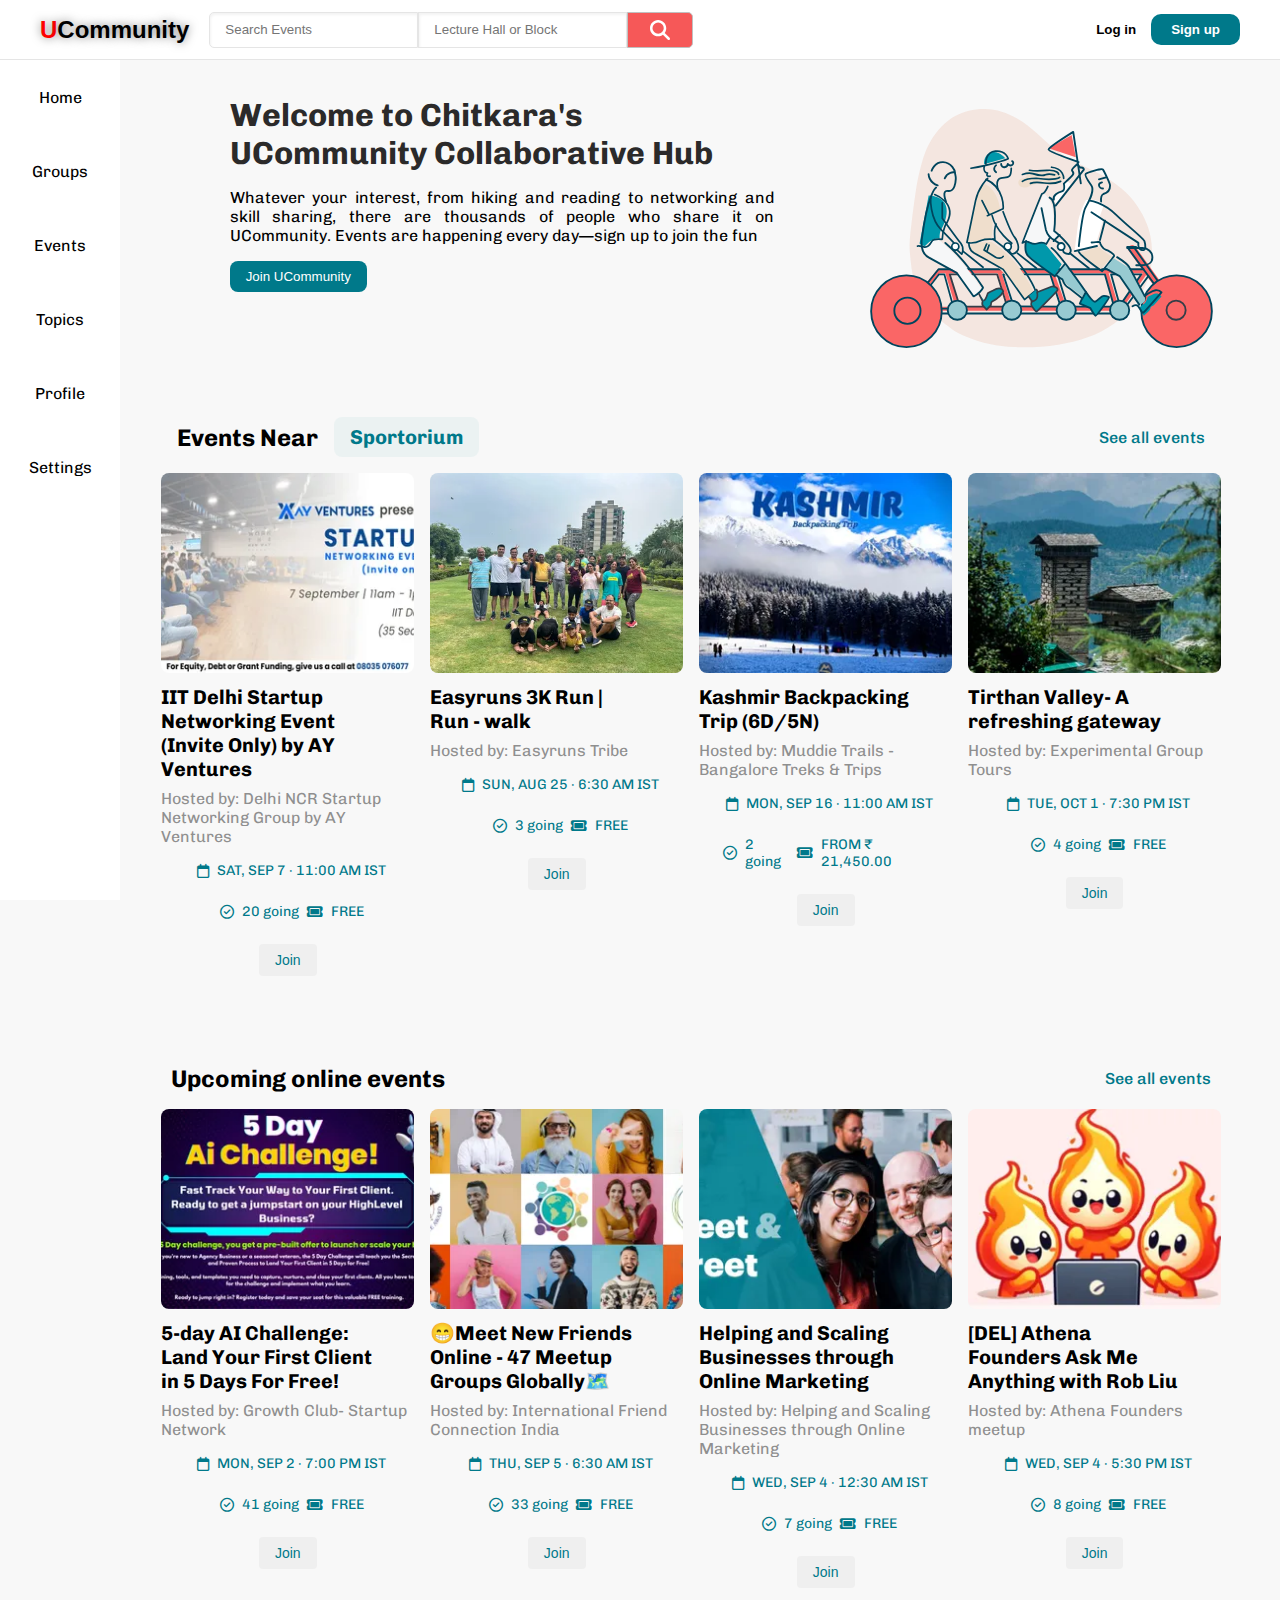
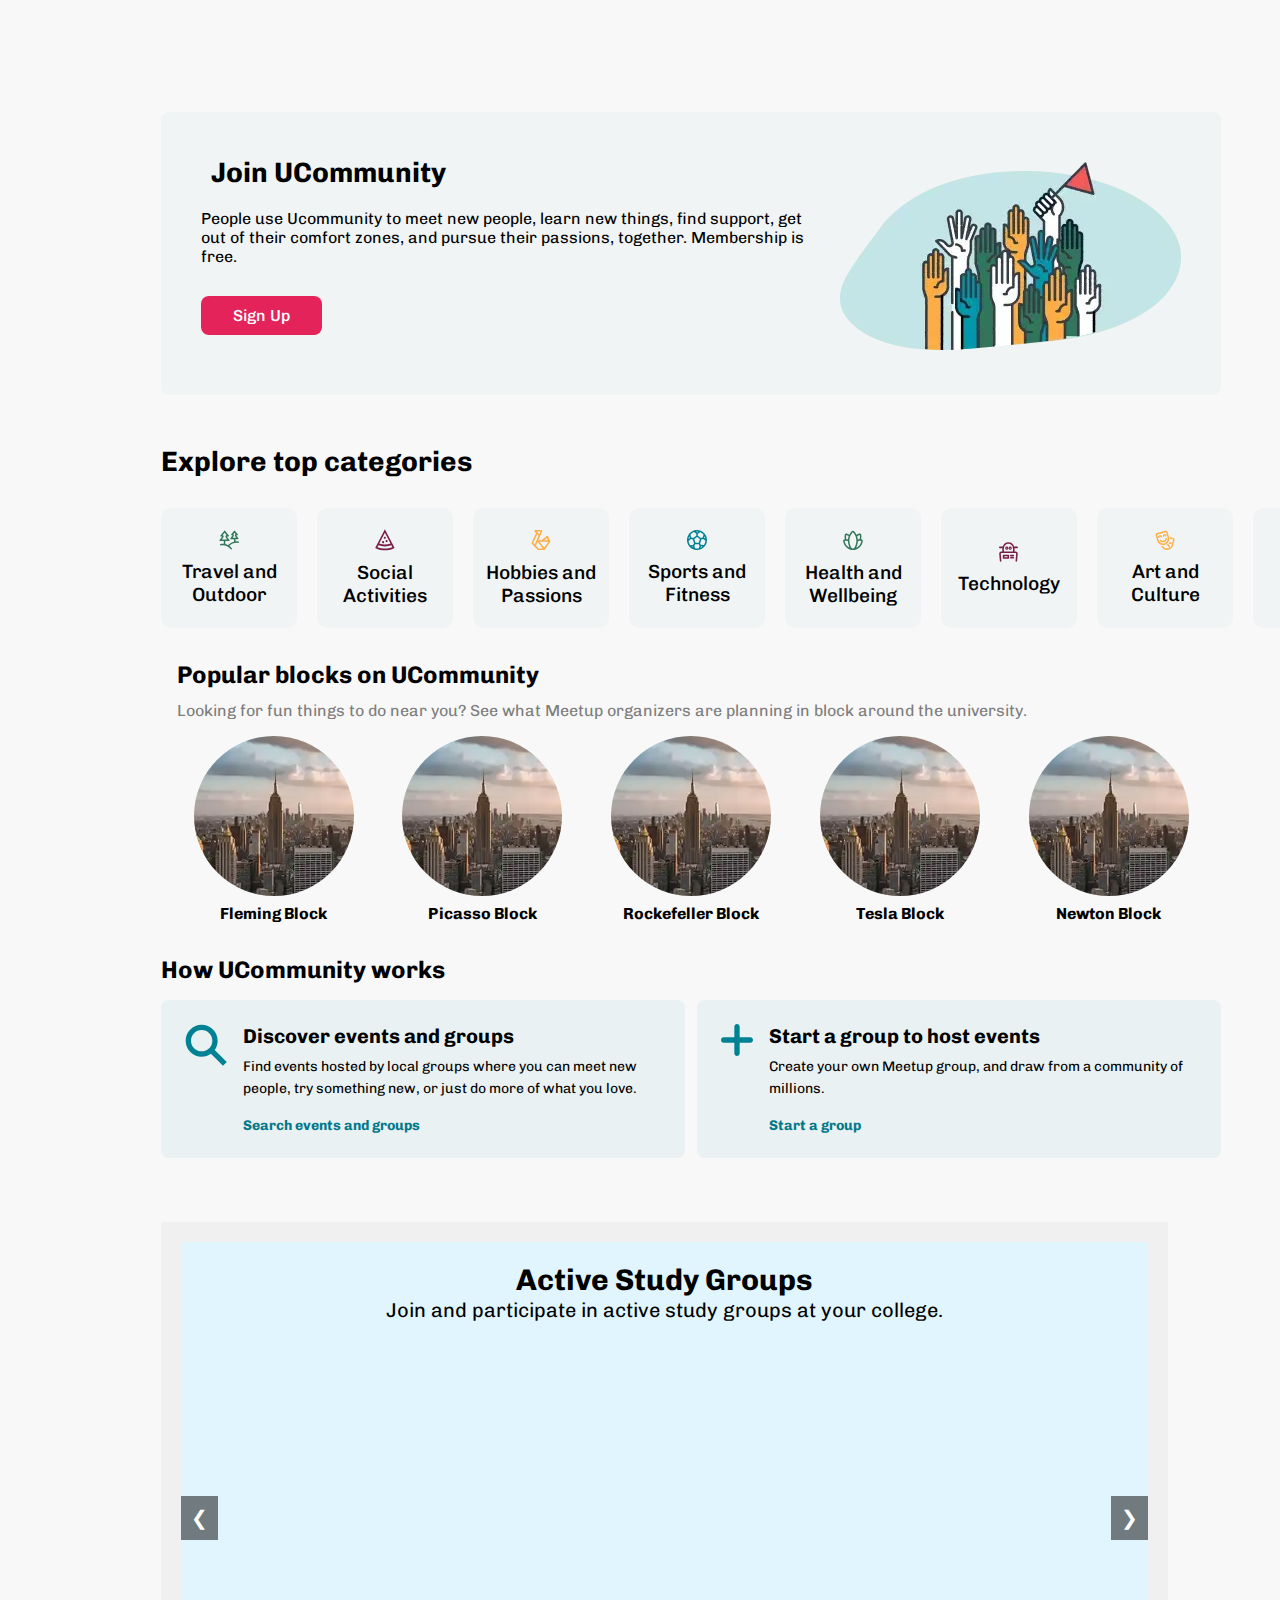
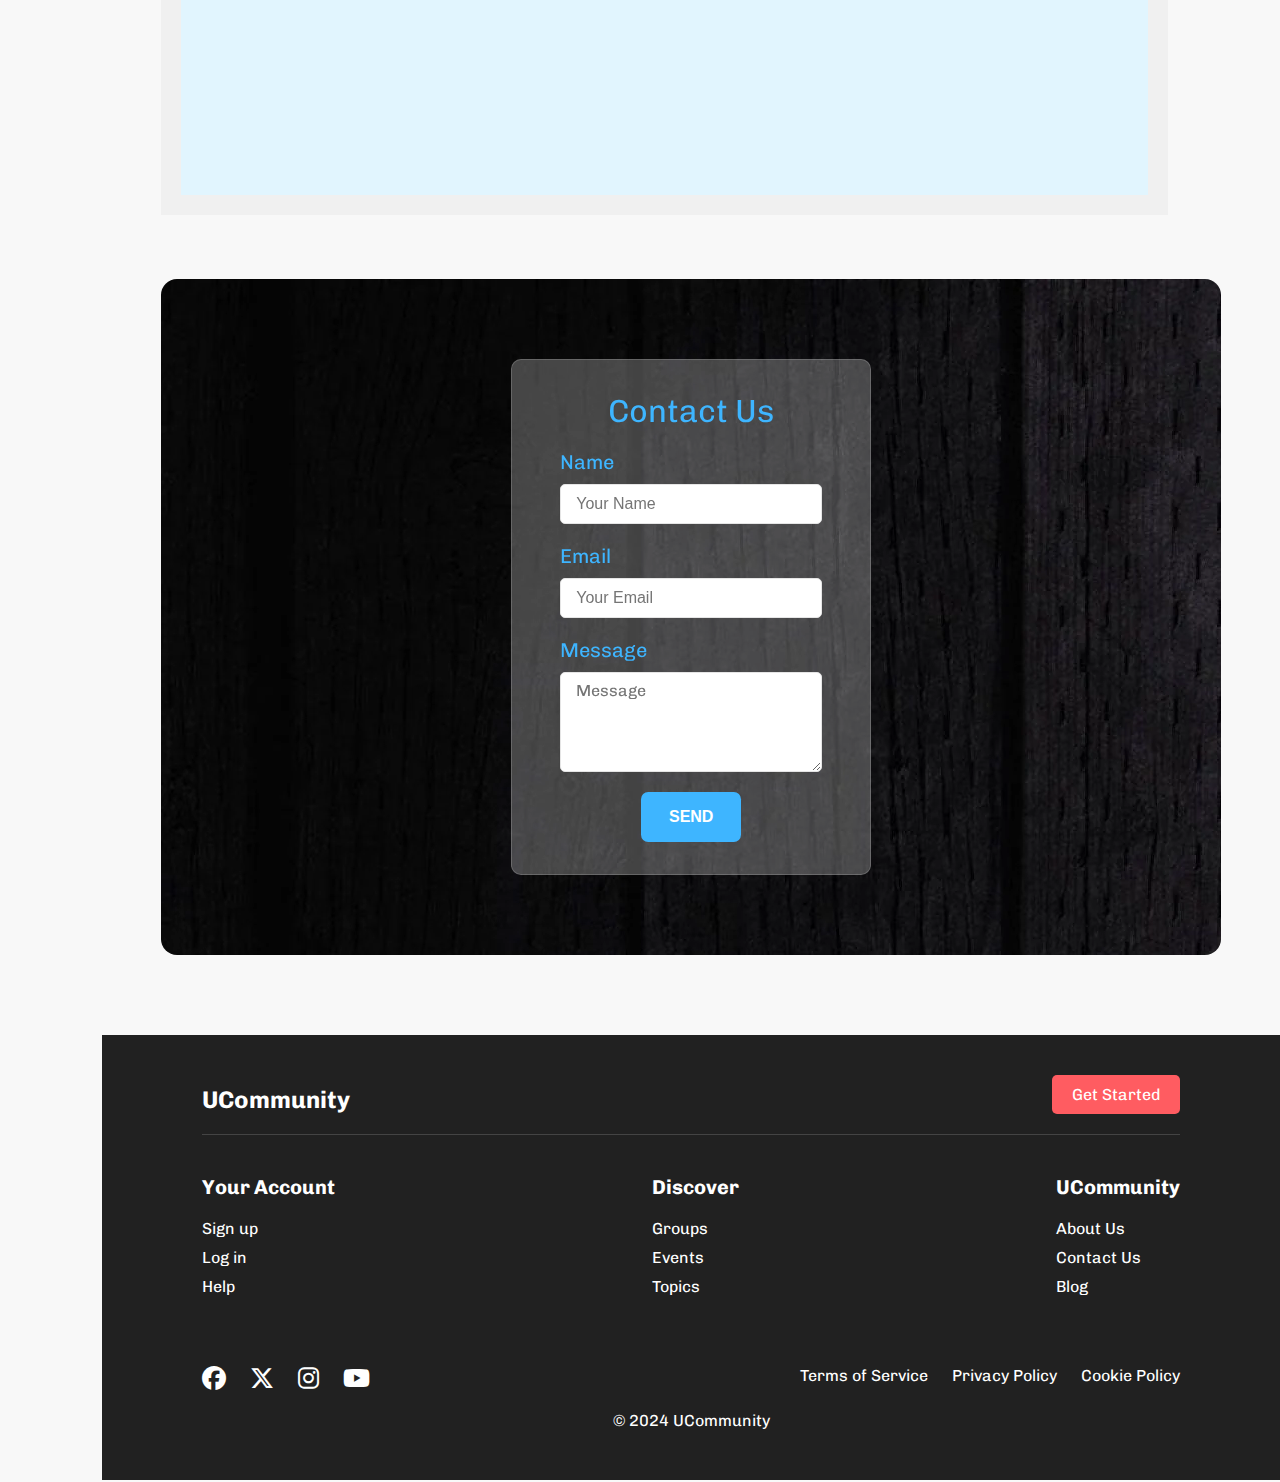
<file: index.html>
<!Doctype html>
<html>
<head>
  <meta charset="UTF-8">
  <meta name="viewport" content="width=device-width, initial-scale=1.0">
  <link rel="preconnect" href="https://fonts.googleapis.com">
  <link rel="preconnect" href="https://fonts.gstatic.com" crossorigin>
  <link href="https://fonts.googleapis.com/css2?family=Chivo:ital,wght@0,100..900;1,100..900&display=swap" rel="stylesheet">
  <link rel="stylesheet" href="https://cdnjs.cloudflare.com/ajax/libs/font-awesome/6.6.0/css/all.min.css">
  <link rel="stylesheet" href="styles.css">
  <title>UCommunity</title>
</head>
<body>
  <nav class="header">
    <div class="left-section">
      <div class="ucommunity">
        <span class="text-red"><a href="#">U</a></span><span class="text-black"><a href="#">Community</a></span>
        <div class="search-container">
          <input class="search-bar" type="text" placeholder="Search Events">
          <input class="event-place" type="text" placeholder="Lecture Hall or Block">
          <button class="search-button">
            <svg class="search-icon" xmlns="http://www.w3.org/2000/svg" viewBox="0 0 512 512">
              <path d="M416 208c0 45.9-14.9 88.3-40 122.7L502.6 457.4c12.5 12.5 12.5 32.8 0 45.3s-32.8 12.5-45.3 0L330.7 376c-34.4 25.2-76.8 40-122.7 40C93.1 416 0 322.9 0 208S93.1 0 208 0S416 93.1 416 208zM208 352a144 144 0 1 0 0-288 144 144 0 1 0 0 288z"/>
            </svg>
          </button>
        </div>
      </div>
    </div>
    <div class="right-section">
        <button class="login-in-button">
          <a href="/login.html" target="_blank">Log in</a>
        </button>
        <button class="sign-up-button">
          <a href="/signup.html" target="_blank">Sign up</a>
        </button>
    </div>
  </nav>

  <nav class="sidebar">
    <div class="sidebar-link">
      <a href="#home-section">Home</a>
    </div>      
    <div class="sidebar-link">
      <a href="#group-section">Groups</a>
    </div>
    <div class="sidebar-link">
      <a href="#event-section">Events</a>
    </div>
    <div class="sidebar-link">
      <a href="#topic-section">Topics</a>
    </div>
    <div class="sidebar-link">
      <div>Profile</div>
    </div>
    <div class="sidebar-link">
      <div>Settings</div>
    </div>
  </nav>

  <main class="hero-section" id="home-section">
    <section class="main-section">
      <div class="welcome-container">
        <div class="welcome-text">
          Welcome to Chitkara's UCommunity
          Collaborative Hub
        </div>
        <div class="welcome-text-about">
          Whatever your interest, from hiking and reading to networking and skill sharing, there are thousands of people who share it on UCommunity. Events are happening every day—sign up to join the fun
        </div>
        <button class="join-meet-button"><a href="./signup.html">Join UCommunity</a></button>
      </div>
      <div class="cycle-image">
        <img class="main-image" src="assets/images/irl_event.svg" alt="">
      </div>
    </section>

    <section class="event-section" id="event-section">
      <div class="event-left-section">
        <div class="event-text">
          Events Near
        </div>
        <div class="event-search-text">
          <a href="#">
            Sportorium
          </a>
        </div>
      </div>
      <div class="event-right-section">
        <a href="#">
          See all events
        </a>
      </div>
    </section>

    <section class="event-section-grid">
      <div class="event-preview">
        <img class="event-picture" src="assets/images/event_522791664.webp" alt="">
        <div class="event-title">
          IIT Delhi Startup Networking Event (Invite Only) by AY Ventures
        </div>
        <div class="event-info">
          Hosted by: Delhi NCR Startup Networking Group by AY Ventures
        </div>
        <div class="event-time-place">
          <i class="fa-regular fa-calendar"></i>
          SAT, SEP 7 &#183; 11:00 AM IST
        </div>
        <div class="event-people">
          <i class="fa-regular fa-circle-check icon-check"></i>
          20 going 
          <i class="fa-solid fa-ticket"></i>
          FREE
        </div>
        <div class="event-join-container">
          <button class="js-event-join-btn" onclick="
              join();
            ">
            Join
          </button>
        </div>
      </div>

      <div class="event-preview">
        <img class="event-picture" src="assets/images/event_522445764.webp" alt="">
        <div class="event-title">
          Easyruns 3K Run | Run - walk
        </div>
        <div class="event-info">
          Hosted by: Easyruns Tribe
        </div>
        <div class="event-time-place">
          <i class="fa-regular fa-calendar"></i>
          SUN, AUG 25 &#183; 6:30 AM IST
        </div>
        <div class="event-people">
          <i class="fa-regular fa-circle-check icon-check"></i>
          3 going 
          <i class="fa-solid fa-ticket"></i>
          FREE
        </div>
        <div class="event-join-container">
          <button class="js-event-join-btn" onclick="
              join();
            ">
            Join
          </button>
        </div>
      </div>

      <div class="event-preview">
        <img class="event-picture" src="assets/images/event_517134095.webp" alt="">
        <div class="event-title">
          Kashmir Backpacking Trip (6D/5N)
        </div>
        <div class="event-info">
          Hosted by: Muddie Trails - Bangalore Treks & Trips
        </div>
        <div class="event-time-place">
          <i class="fa-regular fa-calendar"></i>
          MON, SEP 16 &#183; 11:00 AM IST
        </div>
        <div class="event-people">
          <i class="fa-regular fa-circle-check icon-check"></i>
          2 going 
          <i class="fa-solid fa-ticket"></i>
          FROM ₹ 21,450.00
        </div>
        <div class="event-join-container">
          <button class="js-event-join-btn" onclick="
              join();
            ">
            Join
          </button>
        </div>
      </div>

      <div class="event-preview">
        <img class="event-picture" src="assets/images/event_522259491.webp" alt="">
        <div class="event-title">
          Tirthan Valley- A refreshing gateway
        </div>
        <div class="event-info">
          Hosted by: Experimental Group Tours
        </div>
        <div class="event-time-place">
          <i class="fa-regular fa-calendar"></i>
          TUE, OCT 1 &#183; 7:30 PM IST
        </div>
        <div class="event-people">
          <i class="fa-regular fa-circle-check icon-check"></i>
          4 going 
          <i class="fa-solid fa-ticket"></i>
          FREE
        </div>
        <div class="event-join-container">
          <button class="js-event-join-btn" onclick="
              join();
            ">
            Join
          </button>
        </div>
      </div>
    </section>

    <section class="up-coming-event-section">
      <div class="event-left-section">
        <div class="event-text">
          Upcoming online events
        </div>
      </div>
      <div class="event-right-section">
        <a href="#">
          See all events
        </a>
      </div>
    </section>


    <section class="event-section-grid">
      <div class="event-preview">
        <img class="event-picture" src="assets/images/event_522579427.webp" alt="">
        <div class="event-title">
          5-day AI Challenge: Land Your First Client in 5 Days For Free!
        </div>
        <div class="event-info">
          Hosted by: Growth Club- Startup Network
        </div>
        <div class="event-time-place">
          <i class="fa-regular fa-calendar"></i>
          MON, SEP 2 &#183; 7:00 PM IST
        </div>
        <div class="event-people">
          <i class="fa-regular fa-circle-check icon-check"></i>
          41 going 
          <i class="fa-solid fa-ticket"></i>
          FREE
        </div>
        <div class="event-join-container">
          <button class="js-event-join-btn" onclick="
              join();
            ">
            Join
          </button>
        </div>
      </div>

      <div class="event-preview">
        <img class="event-picture" src="/assets/images/event_522951952.webp" alt="">
        <div class="event-title">
          😁Meet New Friends Online - 47 Meetup Groups Globally🗺️
        </div>
        <div class="event-info">
          Hosted by: International Friend Connection India
        </div>
        <div class="event-time-place">
          <i class="fa-regular fa-calendar"></i>
          THU, SEP 5 &#183; 6:30 AM IST
        </div>
        <div class="event-people">
          <i class="fa-regular fa-circle-check icon-check"></i>
          33 going 
          <i class="fa-solid fa-ticket"></i>
          FREE
        </div>
        <div class="event-join-container">
          <button class="js-event-join-btn" onclick="
              join();
            ">
            Join
          </button>
        </div>
      </div>

      <div class="event-preview">
        <img class="event-picture" src="assets/images/event_516966945.webp" alt="">
        <div class="event-title">
          Helping and Scaling Businesses through Online Marketing
        </div>
        <div class="event-info">
          Hosted by: Helping and Scaling Businesses through Online Marketing
        </div>
        <div class="event-time-place">
          <i class="fa-regular fa-calendar"></i>
          WED, SEP 4 &#183; 12:30 AM IST
        </div>
        <div class="event-people">
          <i class="fa-regular fa-circle-check icon-check"></i>
          7 going 
          <i class="fa-solid fa-ticket"></i>
          FREE
        </div>
        <div class="event-join-container">
          <button class="js-event-join-btn" onclick="
              join();
            ">
            Join
          </button>
        </div>
      </div>

      <div class="event-preview">
        <img class="event-picture" src="assets/images/event_522657837.webp" alt="">
        <div class="event-title">
          [DEL] Athena Founders Ask Me Anything with Rob Liu
        </div>
        <div class="event-info">
          Hosted by: Athena Founders meetup
        </div>
        <div class="event-time-place">
          <i class="fa-regular fa-calendar"></i>
          WED, SEP 4 &#183; 5:30 PM IST
        </div>
        <div class="event-people">
          <i class="fa-regular fa-circle-check icon-check"></i>
          8 going 
          <i class="fa-solid fa-ticket"></i>
          FREE
        </div>
        <div class="event-join-container">
          <button class="js-event-join-btn" onclick="
              join();
            ">
            Join
          </button>
        </div>
      </div>
    </section>

    <section class="join-meetup-section">
      <div class="join-meetup-text-container">
        <div class="join-meetup-text">
          Join UCommunity
        </div>
        <div class="join-meetup-about">
          People use Ucommunity to meet new people, learn new things, find support, get out of their comfort zones, and pursue their passions, together. Membership is free.
        </div>
        <div>
          <button class="join-meetup-signup-button">
            <a href="./signup.html">Sign Up</a>
          </button>
        </div>
      </div>
      <div class="join-meetup-image-container">
        <img class="join-meetup-image" src="/assets/images/join_meetup.webp" alt="">
      </div>
    </section>

    <section class="explore-category-section" id="topic-section">
      <div class="explore-category-section-text">
        Explore top categories
      </div>
      <div class="explore-category-grid">
        <div class="category-preview">
          <img class="category-picture" src="/assets/images/travel_and_outdoor.svg" alt="">
          <div class="category-title">
            Travel and Outdoor
          </div>
        </div>

        <div class="category-preview">
          <img class="category-picture" src="/assets/images/social_activities.svg" alt="">
          <div class="category-title">
            Social Activities
          </div>
        </div>

        <div class="category-preview">
          <img class="category-picture" src="/assets/images/hobbies_and_passions.svg" alt="">
          <div class="category-title">
            Hobbies and Passions
          </div>
        </div>

        <div class="category-preview">
          <img class="category-picture" src="/assets/images/sports_and_fitness.svg" alt="">
          <div class="category-title">
            Sports and Fitness
          </div>
        </div>

        <div class="category-preview">
          <img class="category-picture" src="/assets/images/health_and_wellness.svg" alt="">
          <div class="category-title">
            Health and Wellbeing
          </div>
        </div>

        <div class="category-preview">
          <img class="category-picture" src="/assets/images/technology.svg" alt="">
          <div class="category-title">
            Technology
          </div>
        </div>

        <div class="category-preview">
          <img class="category-picture" src="/assets/images/art_and_culture.svg" alt="">
          <div class="category-title">
            Art and Culture
          </div>
        </div>

        <div class="category-preview">
          <img class="category-picture" src="/assets/images/games.svg" alt="">
          <div class="category-title">
            Games
          </div>
        </div>
      </div>
    </section>

    <section class="popular-block-section">
      <div class="popular-block-text">
        Popular blocks on UCommunity
      </div>
      <div class="popular-block-about">
        Looking for fun things to do near you? See what Meetup organizers are planning in block around the university.
      </div>

      <div class="popular-block-grid">
        <div class="popular-block-preview">
          <img class="popular-block-picture" src="/assets/images/new_york.webp" alt="">
          <div class="popular-block-place">
            Fleming Block
          </div>
        </div>

        <div class="popular-block-preview">
          <img class="popular-block-picture" src="/assets/images/new_york.webp" alt="">
          <div class="popular-block-place">
            Picasso Block
          </div>
        </div>

        <div class="popular-block-preview">
          <img class="popular-block-picture" src="assets/images/new_york.webp" alt="">
          <div class="popular-block-place">
            Rockefeller Block
          </div>
        </div>

        <div class="popular-block-preview">
          <img class="popular-block-picture" src="assets/images/new_york.webp" alt="">
          <div class="popular-block-place">
            Tesla Block
          </div>
        </div>

        <div class="popular-block-preview">
          <img class="popular-block-picture" src="assets/images/new_york.webp" alt="">
          <div class="popular-block-place">
            Newton Block
          </div>
        </div>
      </div>
    </section>

    <section class="how-ucommunity-section" id="group-section">
      <div class="how-ucommunity-text">
        How UCommunity works
      </div>

      <div class="search-join-container-grid">
        <div class="discover-block">
          <div class="search-icon-container">
            <img class="search-icon-2" src="assets/icons/search2.svg" alt="">
          </div>
          <div class="discover-block-preview">
            <div class="discover-block-title">
              Discover events and groups
            </div>
            <div class="discover-block-about">
              Find events hosted by local groups where you can meet new people, try something new, or just do more of what you love.
            </div>
            <div class="discover-block-search">
              Search events and groups
            </div>
          </div>
        </div>

        <div class="discover-block">
          <div class="search-icon-container">
            <img class="search-icon-2" src="assets/icons/plus.svg" alt="">
          </div>
          <div class="discover-block-preview">
            <div class="discover-block-title">
              Start a group to host events
            </div>
            <div class="discover-block-about">
              Create your own Meetup group, and draw from a community of millions.
            </div>
            <div class="discover-block-search">
              Start a group
            </div>
          </div>
        </div>
      </div>
    </section>

    <section class="carousel-section">
      <div class="carousel">
        <div class="carousel-slides">
          <div class="carousel-slide">
            <h2>Active Study Groups</h2>
            <p>Join and participate in active study groups at your college.</p>
          </div>
          <div class="carousel-slide">
            <h2>Featured Reviews</h2>
            <p>Read and write reviews about events and places around your college.</p>


            <div class="comment-section">
              <label for="name-input" class="comment">Name: </label>
              <input type="text" id="name-input" placeholder="Your Name">
              <br>
              <label for="add-comment" class="comment">Review: </label>
              <textarea id="add-comment" placeholder="Enter comment: "></textarea>
              <br>
              <button id="update-button">Comment</button>
              <button id="remove-comments-button">Remove All Comments</button>
              
              <h3>Comments:</h3>
              <ul id="comment-list"></ul>
            </div>


          </div>
          <div class="carousel-slide">
            <h2>Tips for Success</h2>
            <p>Get tips and tricks to succeed in your college life and studies.</p>
          </div>
        </div>
        <div class="carousel-controls">
          <button class="control-prev">&#10094;</button>
          <button class="control-next">&#10095;</button>
        </div>
      </div>
    </section>

    <section class="contact-us-form-section" id="contact-section">
      <div class="contact-us-form">
        <div class="contact-us-heading">
          Contact Us
        </div>
        <form action="">
          <div class="form-group">
            <label for="name">Name</label>
            <input type="text" id="name" name="name" required placeholder="Your Name">
          </div>
          <div class="form-group">
            <label for="email">Email</label>
            <input type="email" id="email" name="email" required placeholder="Your Email">
          </div>
          <div class="form-group">
            <label for="message">Message</label>
            <textarea id="message" name="message" required placeholder="Message"></textarea>
          </div>
          <div class="submit-button-container">
            <button class="submit-button">
              <a href="#">SEND</a>
            </button>
          </div>
        </form>
      </div>
    </section>
  </main>

  <footer class="footer-section">
    <div class="footer-top">
      <div class="branding">
        UCommunity
      </div>
      <div class="cta-button">
        <a href="./signup.html" class="get-started-button">Get Started</a>
      </div>
    </div>

    <div class="footer-links">
      <div class="footer-column">
          <h3>Your Account</h3>
          <ul>
              <li><a href="./signup.html">Sign up</a></li>
              <li><a href="./login.html">Log in</a></li>
              <li><a href="#">Help</a></li>
          </ul>
      </div>
      <div class="footer-column">
          <h3>Discover</h3>
          <ul>
              <li><a href="#group-section">Groups</a></li>
              <li><a href="#event-section">Events</a></li>
              <li><a href="#topic-section">Topics</a></li>
          </ul>
      </div>
      <div class="footer-column">
          <h3>UCommunity</h3>
          <ul>
              <li><a href="#">About Us</a></li>
              <li><a href="#contact-section">Contact Us</a></li>
              <li><a href="#">Blog</a></li>
          </ul>
      </div>
    </div>

    <div class="footer-bottom">
      <div class="social-media">
          <a href="#"><i class="fa-brands fa-facebook"></i></a>
          <a href="#"><i class="fa-brands fa-x-twitter"></i></a>
          <a href="#"><i class="fa-brands fa-instagram"></i></a>
          <a href="#"><i class="fa-brands fa-youtube"></i></a>
      </div>
      <div class="legal-links">
          <a href="#">Terms of Service</a>
          <a href="#">Privacy Policy</a>
          <a href="#">Cookie Policy</a>
      </div>
    </div>

    <div class="footer-copyright">
        <p>© 2024 UCommunity</p>
    </div>
  </footer>
  <script src="script.js"></script>
  <script src="https://accounts.google.com/gsi/client" async defer></script>
  <script src="https://apis.google.com/js/api.js"></script>
</body>
</html>
</file>
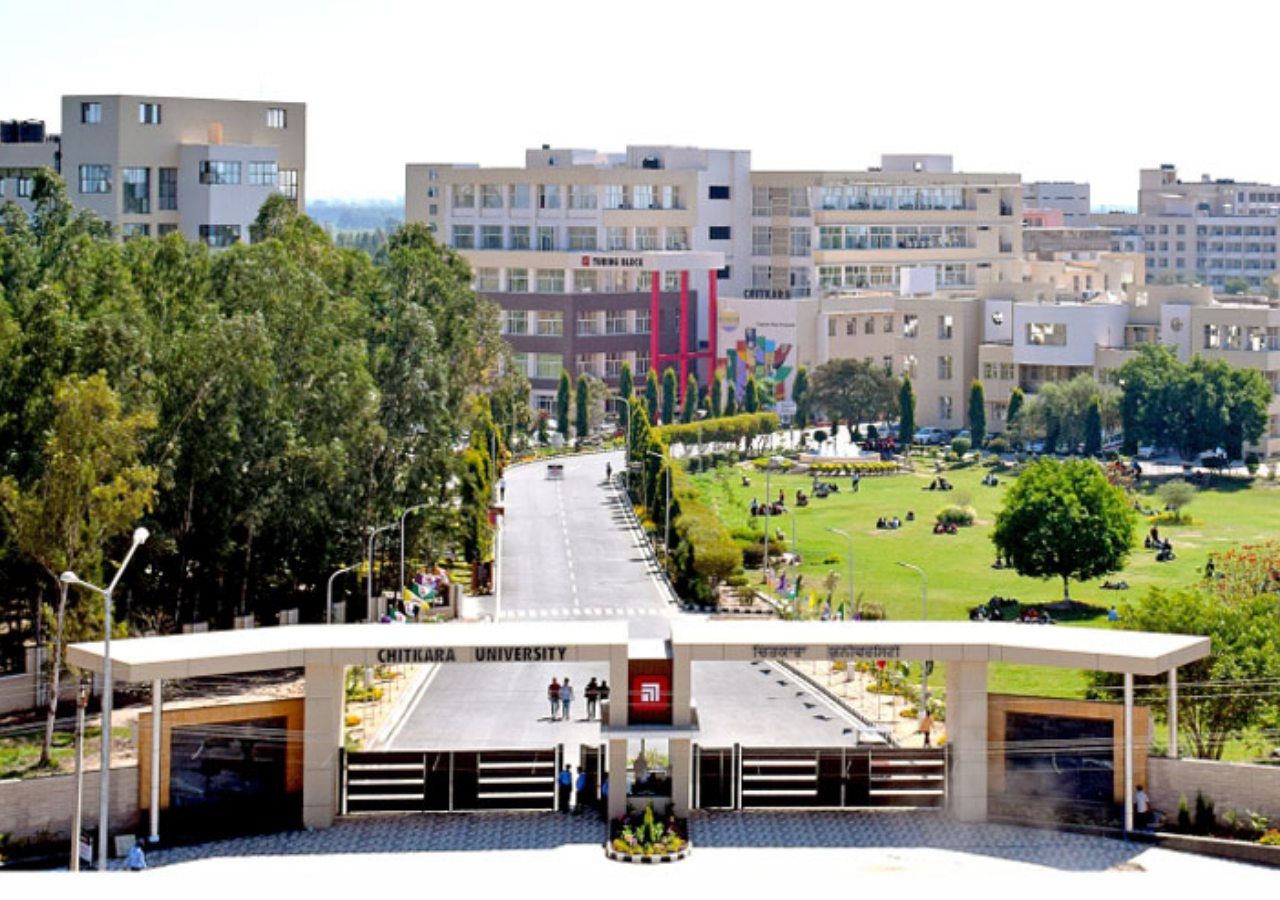
<file: login.html>
<!DOCTYPE html>
<html lang="en">
<head>
    <meta charset="UTF-8">
    <meta name="viewport" content="width=device-width, initial-scale=1.0">
    <title>Login Page</title>
    <link rel="stylesheet" href="login.css">
</head>
<body>
    <div class="container">
        <div class="login-box">
            <h2>Login</h2>
            <div class="logo-title">
                <img src="assets/images/chitkara_university_logo_freelogovectors.net_.png" alt="Chitkara University Logo" class="logo">
                <p class="title">Welcome to Chitkara University</p>
            </div>
            <form id="loginForm">
                <div class="textbox">
                    <input type="email" placeholder="E-mail" name="E-mail" id="email">
                </div>
                <div class="textbox">
                    <input type="password" placeholder="Password" name="password" id="password">
                </div>
                <button type="submit" class="btn">Login</button>
            </form>
        </div>
    </div>

    <script>
       
        const loginForm = document.getElementById('loginForm');
        
        
        loginForm.addEventListener('submit', function(event) {
            event.preventDefault(); 

           
            const email = document.getElementById('email').value;
            const password = document.getElementById('password').value;

            
            const emailPattern = /^[^\s@]+@[^\s@]+\.[^\s@]+$/;
            if (!emailPattern.test(email)) {
                alert('Please enter a valid email address.');
                return;
            }

            
            if (password === '') {
                alert('Password is required.');
                return;
            }

           
            alert('Login successful!');

            
        });
    </script>
</body>
</html>
</file>
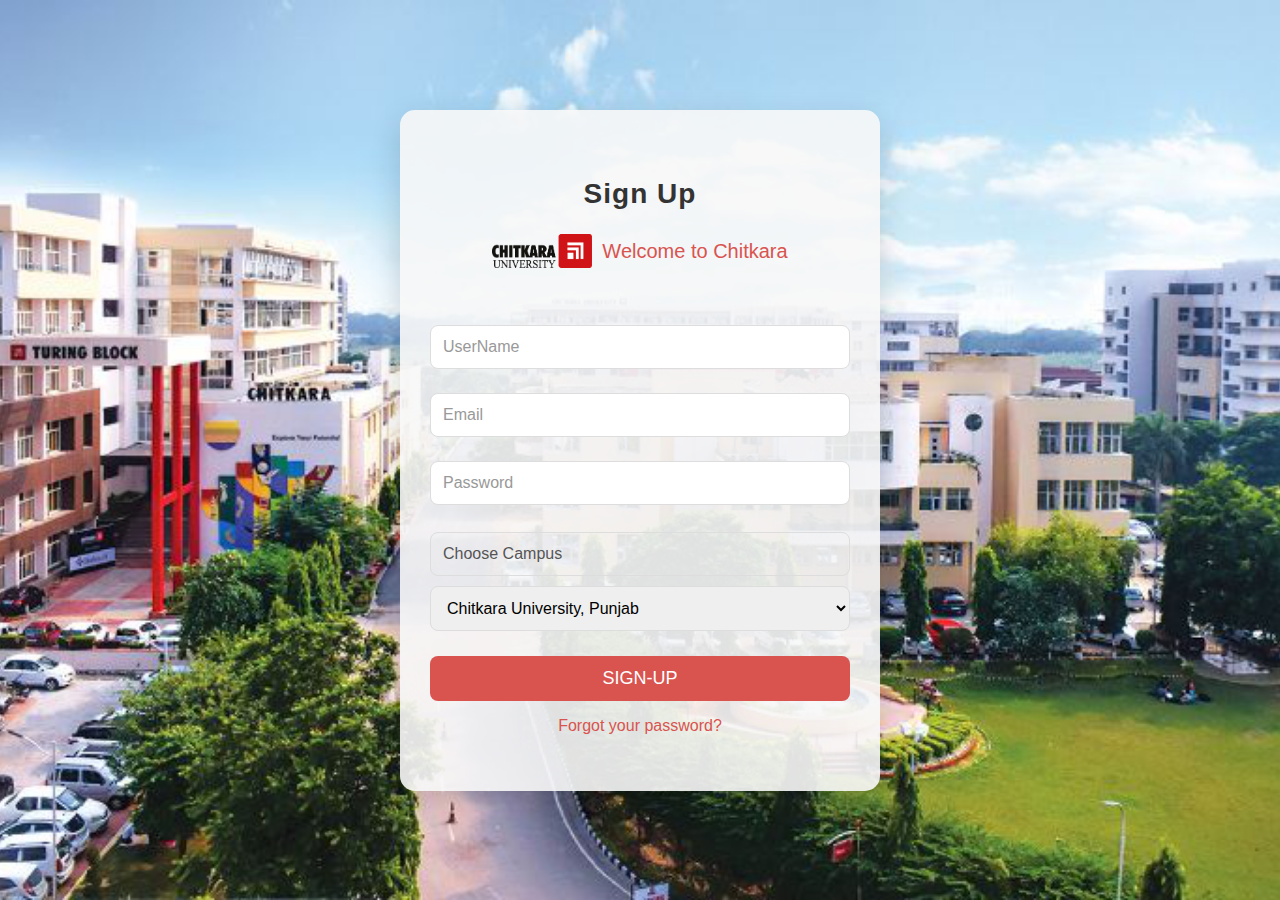
<file: signup.html>
<!DOCTYPE html>
<html lang="en">
<head>
    <meta charset="UTF-8">
    <meta name="viewport" content="width=device-width, initial-scale=1.0">
    <title>SignUp Page</title>
    <link rel="stylesheet" href="signup.css">
</head>
<body>
    <div class="container">
        <p class="heading">Sign Up</p>
        <div class="title-logo">
            <img src="assets/images/chitkara_university_logo_freelogovectors.net_.png" alt="Chitkara University Logo" class="logo">
            <p class="title">Welcome to Chitkara</p>
        </div>
        <form class="signup" action="">
            <input class="Username" type="text" name="Student Name" placeholder="UserName">
            <input class="Email" type="email" name="Email" placeholder="Email">
            <input class="Password" type="password" name="Password" placeholder="Password">
            <p class="slect campus">Choose Campus</p>
            <select class="campus" name="campus">
                <option value="Chitkara University, Punjab">Chitkara University, Punjab</option>
                <option value="Chitkara University, Himachal Pradesh">Chitkara University, Himachal Pradesh</option> 
            </select>
            <button class="SignUp">Sign-Up</button>
            <p class="Forgot your password?">
                <a class="forget your password" href="#" target="_blank">Forgot your password?</a>
            </p>
        </form>
    </div>

    
    <script>
        document.querySelector(".signup").addEventListener("submit", function(event) {
            event.preventDefault(); 

            const username = document.querySelector(".Username").value;
            const email = document.querySelector(".Email").value;
            const password = document.querySelector(".Password").value;
            const campus = document.querySelector(".campus").value;

            
            if (username === "" || email === "" || password === "" || campus === "") {
                alert("All fields are required!");
                return;
            }

            
            const emailPattern = /^[^\s@]+@[^\s@]+\.[^\s@]+$/;
            if (!emailPattern.test(email)) {
                alert("Please enter a valid email address!");
                return;
            }

            
            if (password.length < 6) {
                alert("Password must be at least 6 characters long!");
                return;
            }

            
            alert("Sign up successful!");
            
            this.submit();
        });
    </script>
</body>
</html>
</file>
<file: styles.css>
* {
  margin: 0;
  padding: 0;
  box-sizing: border-box;
}

html{
  scroll-padding-top: 5rem;
  scroll-padding-bottom: 5rem;
  scroll-behavior: smooth;
}

body {
  padding-top: 3rem;
  padding-left: 8%;
  background-color: rgb(248, 248, 248);
  font-family: Chivo, Arial;
  overflow-x: hidden;
}


@media (max-width: 768px) {
  body {
    padding-left: 5rem;
    padding-top: 12rem;
  }
}

@media (min-width: 769px) and (max-width: 1199px) {
  body{
    padding-left: 8rem;
  }
}

.header {
  display: flex;
  justify-content: space-between;
  flex-direction: row;
  height: 3.75rem;
  position: fixed;
  top: 0;
  left: 0;
  right: 0;
  background-color: white;
  border-bottom: 0.0625rem solid rgb(229, 229, 229);
  z-index: 100;
  padding: 0 1.25rem;
}

.left-section {
  display: flex;
  justify-content: center;
  flex-direction: row;
  align-items: center;
  margin-left: 1.25rem;
}

.ucommunity {
  display: flex;
  flex-direction: row;
  align-items: center;
  justify-content: center;
  font-size: 1.5rem;
  font-weight: 700;
  font-family: Roboto, Arial;
  text-shadow: 0px 0px 0.625rem rgba(0, 0, 0, 0.5);
}

.ucommunity .text-red a {
  text-decoration: none;
  color: red;
}

.ucommunity .text-black a {
  text-decoration: none;
  color: black;
}

.search-container {
  display: flex;
  flex-direction: row;
  align-items: center;
  margin-left: 1.25rem;
  max-width: 40rem;
  flex: 1;
}

.search-bar {
  flex: 1;
  height: 2.25rem; 
  border: 0.0625rem solid rgb(229, 229, 229);
  box-shadow: inset 0.0625rem 0.125rem 0.1875rem rgba(0, 0, 0, 0.05);
  border-top-left-radius: 0.3125rem;
  border-bottom-left-radius: 0.3125rem;
  padding: 0.3125rem 0.9375rem;
}

.event-place {
  flex: 1;
  height: 2.25rem;
  border: 0.0625rem solid rgb(229, 229, 229);
  box-shadow: inset 0.0625rem 0.125rem 0.1875rem rgba(0, 0, 0, 0.05);
  padding: 0.3125rem 0.9375rem;
}

.search-button {
  height: 2.25rem;
  width: 4.125rem;
  background-color: rgb(246, 88, 88);
  border-width: 0.0625rem;
  border-style: solid;
  border-color: rgb(192, 192, 192);
  cursor: pointer;
  border-top-right-radius: 0.3125rem;
  border-bottom-right-radius: 0.3125rem;
  transition: background-color 0.15s, opacity 0.15s;
}

.search-button:hover {
  background-color: rgb(246, 88, 88);
}

.search-button:active {
  opacity: 0.8;
}

.search-icon {
  height: 1.25rem;
  margin-top: 0.25rem;
}

.search-icon path {
  fill: white !important;
}

.right-section {
  display: flex;
  flex-direction: row;
  align-items: center;
  margin-right: 1.25rem;
}

.login-in-button {
  border: none;
  background-color: white;
  font-weight: bold;
  margin-right: 0.9375rem;
  cursor: pointer;
  transition: color 0.15s;
}

.login-in-button a {
  text-decoration: none;
  color: black;
}

.login-in-button a:hover {
  color: rgb(62, 181, 255);
}

.login-in-button a:active {
  color: rgb(62, 181, 255);
}

.sign-up-button {
  border: none;
  border-radius: 0.625rem;
  padding: 0.5rem 1.25rem;
  font-weight: bold;
  background-color: rgb(0, 121, 138);
  color: white;
  cursor: pointer;
  transition: background-color 0.15s;
}

.sign-up-button a {
  text-decoration: none;
  color: white;
}

.sign-up-button:hover {
  background-color: rgb(0, 101, 118);
}

.sign-up-button:active {
  background-color: rgb(0, 101, 118);
}

@media (max-width: 1024px) {
  .header {
    padding: 0 1rem;
  }

  .search-container {
    max-width: 30rem;
  }

  .ucommunity {
    font-size: 1.25rem;
  }

  .search-bar, .event-place {
    height: 1.75rem;
  }

  .search-button {
    height: 1.75rem;
  }
}

@media (max-width: 768px) {
  .header {
    flex-direction: column;
    height: auto;
    padding: 0 0.5rem;
  }

  .left-section, .right-section {
    margin-left: 0;
    margin-right: 0;
    margin-bottom: 0.5rem;
  }

  .search-container {
    margin-left: 0;
    max-width: 100%;
    flex-direction: column;
  }

  .search-bar, .event-place {
    width: 100%;
    margin-top: 0.5rem;
  }

  .search-button {
    width: 100%;
    margin-top: 0.5rem;
    border-top-left-radius: 0.3125rem;
    border-bottom-left-radius: 0.3125rem;
  }

  .ucommunity {
    font-size: 2rem;
    margin-top: 1.25rem;
    display: block;
  }

  .login-in-button, .sign-up-button {
    font-size: 0.875rem;
    padding: 0.375rem 5rem;
  }
}


@media (min-width: 600px) and (max-width: 768px) {
  .right-section{
    margin-left: 5rem;
  }
}

.hero-section {
  padding-left: 5%;
  padding-right: 5%;
}

.main-section {
  display: flex;
  flex-direction: row;
  margin-top: 3rem;
  flex-wrap: wrap;
}

.welcome-container {
  display: flex;
  flex-direction: column;
  align-items: flex-start;
  width: 100%;
  max-width: 34rem;
  margin: 0 auto;
}

.welcome-text {
  font-size: 2rem;
  font-weight: bold;
  color: rgb(43, 42, 42);
}

.welcome-text-about {
  margin-top: 1rem;
  margin-bottom: 1rem;
  font-size: 1rem;
  text-align: justify;
}

.join-meet-button {
  background-color: rgb(0, 121, 138);
  color: white;
  border: none;
  border-radius: 0.5rem;
  padding: 0.5rem 1rem;
}

.join-meet-button a{
  color: white;
  text-decoration: none;
}

.join-meet-button:hover {
  background-color: rgb(1, 140, 164);
}

.cycle-image .main-image {
  width: 100%;
  height: auto;
  border-radius: 0.5rem;
}

@media (max-width: 768px) {
  .search-container {
    max-width: 100%;
  }

  .welcome-text {
    font-size: 1.5rem;
  }

  .welcome-text-about {
    font-size: 0.875rem;
  }

  .join-meet-button {
    padding: 0.5rem 0.75rem;
  }

  .cycle-image .main-image {
    height: auto;
  }
}

.event-section {
  display: flex;
  flex-direction: row;
  align-items: center;
  justify-content: space-between;
  margin-top: 3rem;
  padding: 0 1rem;
}

.event-left-section {
  display: flex;
  align-items: center;
}

.event-text {
  font-size: 1.5rem;
  font-weight: bold;
  margin-right: 1rem;
}

.event-search-text {
  background-color: rgba(151, 202, 209, 0.12);
  border-radius: 0.5rem;
  padding: 0.5rem 1rem;
  font-size: 1.25rem;
  font-weight: bold;
}

.event-search-text a {
  color: rgb(0, 121, 138);
  text-decoration: none;
}

.event-search-text a:hover {
  text-decoration: underline;
}

.event-right-section {
  font-size: 1rem;
  font-weight: 500;
}

.event-right-section a {
  color: rgb(0, 121, 138);
  text-decoration: none;
}

.event-right-section a:hover {
  text-decoration: underline;
}

@media (max-width: 1200px) {
  .event-text {
    font-size: 1.25rem;
  }

  .event-search-text {
    font-size: 1.1rem;
    padding: 0.4rem 0.8rem;
  }

  .event-right-section {
    font-size: 0.9rem;
  }
}

@media (max-width: 992px) {
  .event-section {
    flex-direction: column;
    align-items: center;
  }

  .event-left-section {
    margin-bottom: 1rem;
  }

  .event-text {
    font-size: 1.5rem;
    margin-right: 0;
    margin-right: 1.25rem;
  }

  .event-search-text {
    font-size: 1.5rem;
    padding: 0.3rem 0.7rem;
  }

  .event-right-section {
    font-size: 1rem;
  }
}

@media (max-width: 768px) {
  .event-section {
    padding: 0 0.5rem;
  }

  .event-text {
    font-size: 1.75rem;
    margin-right: 2rem;
    white-space: nowrap;
  }

  .event-search-text {
    font-size: 1.5rem;
    padding: 0.3rem 0.6rem;
  }

  .event-right-section {
    font-size: 0.7rem;
  }
}

@media (max-width: 576px) {
  .event-section {
    padding: 0 0.25rem;
  }

  .event-text {
    font-size: 1.5rem;
    margin-right: 1.75rem;
  }

  .event-search-text {
    font-size: 1.5rem;
    padding: 0.2rem 0.5rem;
  }

  .event-right-section {
    font-size: 1rem;
  }
  .popular-block-section {
    text-align: center;
  }
}

.event-section-grid {
  display: grid;
  grid-template-columns: repeat(3, 1fr);
  gap: 1rem;
}


@media (min-width: 1200px) {
  .event-section-grid {
    grid-template-columns: repeat(4, 1fr);
  }
}

@media (max-width: 868px) {
  .event-section-grid {
    grid-template-columns: repeat(2, 1fr);
  }
}

@media (max-width: 568px) {
  .event-section-grid {
    grid-template-columns: 1fr;
    margin-left: 0;
  }
}

.event-preview {
  margin: 1rem 0;
}

.event-picture {
  width: 100%;
  height: 200px;
  object-fit: cover;
  border-radius: 0.5rem;
  cursor: pointer;
  transition: all 0.15s;
}

.event-picture:hover {
  opacity: 0.6;
}

.event-title {
  margin-top: 0.5rem;
  font-weight: bold;
  font-size: 1.25rem;
  width: 85%;
}

.event-info {
  color: rgb(143, 143, 143);
  margin-top: 0.5rem;
  width: 100%;
}

.event-time-place,
.event-people{
  display: flex;
  align-items: center;
  justify-content: center;
  font-size: 0.875rem;
  color: #00798A;
  padding: 0.5rem 1rem;
  border-radius: 0.25rem;
  margin: 0.5rem 0;
  cursor: pointer;
  transition: all 0.15s;
}

.event-time-place i,
.event-people i {
  margin-right: 0.5rem;
  margin-left: .5rem;
  color: #00798A;
}

.event-time-place:hover,
.event-people:hover{
  background-color: rgba(151, 202, 209, 0.2);
}

.event-join-container{
  display: flex;
  justify-content: center;
  align-items: center;
}

.js-event-join-btn{
  color: #00798A;
  border: none;
  padding: 0.5rem 1rem;
  border-radius: 0.25rem;
  cursor: pointer;
  margin: 0.5rem 0;
  font-size: 0.875rem;
}

.js-event-join-btn:hover{
  background-color: rgba(151, 202, 209, 0.2);
}


.up-coming-event-section {
  display: flex;
  flex-direction: row;
  align-items: center;
  justify-content: space-between;
  margin-top: 4rem;
  padding-left: 0.625rem;
  padding-right: 0.625rem;
}

@media (max-width: 1200px) {
  .up-coming-event-section {
    margin-top: 4rem;
    padding-left: 0.5rem;
    padding-right: 0.5rem;
  }
}

@media (max-width: 992px) {
  .up-coming-event-section {
    flex-direction: column;
    align-items: flex-start;
    margin-top: 4rem;
    padding-left: 0.5rem;
    padding-right: 0.5rem;
  }
}

@media (max-width: 768px) {
  .up-coming-event-section {
    margin-top: 4rem;
    padding-left: 0.25rem;
    padding-right: 0.25rem;
  }
}

@media (max-width: 576px) {
  .up-coming-event-section {
    flex-direction: column;
    align-items: center;
    margin-top: 4rem;
    padding-left: 0.25rem;
    padding-right: 0.25rem;
  }
}

.join-meetup-section {
  background-color: rgba(151, 202, 209, 0.08);
  border-radius: 0.5rem;
  margin-top: 3rem;
  display: flex;
  align-items: center;
  justify-content: center;
  padding: 2rem;
}

.join-meetup-section .join-meetup {
  width: 100%;
  max-width: 25rem;
  margin: 0 auto;
}

.join-meetup-section h2 {
  font-size: 1.5rem;
  margin-bottom: 1rem;
}

.join-meetup-section p {
  font-size: 1rem;
}

.popular-block-section {
  margin-top: 3rem;
  padding: 0 1rem;
}

.popular-block {
  display: flex;
  flex-direction: column;
  background: white;
  border-radius: 0.5rem;
  box-shadow: 0 0 0.5rem rgba(0, 0, 0, 0.1);
  padding: 1rem;
}

.popular-block-header {
  font-size: 1.5rem;
  font-weight: bold;
  margin-bottom: 1rem;
}

.popular-block-item {
  margin-bottom: 1rem;
}

.popular-block-item img {
  width: 100%;
  height: auto;
  border-radius: 0.5rem;
}

.popular-block-item h3 {
  margin-top: 0.5rem;
  font-size: 1.25rem;
}

.popular-block-item p {
  font-size: 1rem;
  color: rgb(143, 143, 143);
}

.join-meetup-section {
  background-color: rgba(151, 202, 209, 0.08);
  border-radius: 0.5rem;
  margin-top: 6.25rem;
  display: flex;
  align-items: center;
  flex-direction: row;
  padding: 1.25rem;
  flex-wrap: wrap;
}

.join-meetup-text-container {
  display: flex;
  flex-direction: column;
  max-width: 100%;
  flex: 1;
}

.join-meetup-text {
  font-family: Chivo, Arial;
  font-weight: bold;
  font-size: 1.75rem;
  margin-left: 1.875rem;
  margin-top: 1.5rem;
  margin-bottom: 1.25rem;
}

.join-meetup-about {
  font-family: Chivo, Arial;
  font-size: 1rem;
  margin-left: 1.25rem;
}

.join-meetup-signup-button{
  background-color: rgb(227, 35, 89);
  border: none;
  color: white;
  font-size: 1rem;
  font-weight: 500;
  font-family: Chivo, Arial;
  padding: 0.625rem 2rem;
  margin-left: 1.25rem;
  margin-top: 1.875rem;
  margin-bottom: 2.5rem;
  border-radius: 0.5rem;
  cursor: pointer;
  transition: all 0.15s;
}

.join-meetup-signup-button a{
  text-decoration: none;
  color: white;
}

.join-meetup-signup-button:hover {
  background-color: rgba(227, 35, 89, 0.8);
}

.join-meetup-signup-button:active {
  background-color: rgba(227, 35, 89, 0.8);
}

.join-meetup-image-container {
  margin-left: 1.875rem;
  margin-right: 1.25rem;
}

.join-meetup-image {
  width: 100%;
  object-fit: cover;
  height: auto;
  border-radius: 0.5rem;
}

@media (max-width: 768px) {
  .join-meetup-section {
    flex-direction: column;
    align-items: center;
    padding: 1rem;
  }

  .join-meetup-text {
    font-size: 1.5rem;
    margin-left: 0;
  }

  .join-meetup-about {
    font-size: 0.875rem;
  }
}

.explore-category-section-text{
  margin-top: 3.125rem;
  font-family: Chivo, Arial;
  font-weight: bold;
  font-size: 1.75rem;
  margin-bottom: 1.875rem;
}

.explore-category-grid{
  display: grid;
  grid-template-columns: 1fr 1fr 1fr 1fr;
  column-gap: 1.25rem;
  row-gap: 3.125rem;
}

@media (min-width: 1000px){
  .explore-category-grid{
    grid-template-columns: 1fr 1fr 1fr 1fr 1fr 1fr 1fr 1fr;
    column-gap: 1.25rem;
  }
}

@media (min-width: 769px) and (max-width: 999px){
  .explore-category-grid{
    grid-template-columns: 1fr 1fr 1fr;
  }
}

@media (max-width: 768px){
  .explore-category-grid{
    grid-template-columns: 1fr 1fr;
  }
}

@media (max-width: 565px){
  .explore-category-grid{
    grid-template-columns: 1fr 1fr;
  }
}

.category-preview{
  display: flex;
  flex-direction: column;
  justify-content: center;
  align-items: center;
  background-color: rgba(151, 202, 209, 0.08);
  height: 7.5rem;
  width: 8.5rem;
  border-radius: 0.625rem;
  cursor: pointer;
}

.category-preview:hover{
  background-color: rgba(34, 77, 82, 0.09);
}

.category-picture{
  width: 1.25rem;
  object-fit: cover;
}

.category-title{
  font-family: Chivo, Arial;
  font-weight: 500;
  font-size: 1.2rem;
  margin-top: 0.625rem;
  text-align: center;
}

.popular-block-section {
  margin-top: 2rem;
}

.popular-block-text {
  font-family: Chivo, Arial;
  font-weight: bold;
  font-size: 1.5rem;
}

.popular-block-about {
  margin-top: 0.75rem;
  color: rgb(125, 125, 125);
  font-family: Chivo, Arial;
  font-size: 1rem;
}

.popular-block-grid {
  display: grid;
  grid-template-columns: repeat(2, 1fr);
  gap: 1rem;
}

@media screen and (min-width: 1000px) {
  .popular-block-grid {
    grid-template-columns: repeat(5, 1fr);
  }
}

@media screen and (min-width: 769px) and (max-width: 999px) {
  .popular-block-grid {
    grid-template-columns: repeat(3, 1fr);
  }
}

@media screen and (max-width: 768px) {
  .popular-block-grid {
    grid-template-columns: repeat(2, 1fr);
  }
}

@media screen and (max-width: 568px) {
  .popular-block-grid {
    grid-template-columns: 1fr;
  }
}

.popular-block-preview {
  display: flex;
  flex-direction: column;
  align-items: center;
  margin-top: 1rem;
}

.popular-block-picture {
  height: 10rem;
  width: 10rem;
  object-fit: cover;
  border-radius: 50%;
  cursor: pointer;
  transition: opacity 0.15s;
}

.popular-block-picture:hover {
  opacity: 0.6;
}

.popular-block-picture:hover + .popular-block-place {
  text-decoration: underline;
}

.popular-block-place {
  font-family: Chivo, Arial;
  font-weight: bold;
  font-size: 1rem;
  margin-top: 0.5rem;
}

.how-ucommunity-section {
  margin-top: 2rem;
}

.how-ucommunity-text {
  font-family: Chivo, Arial;
  font-weight: bold;
  font-size: 1.5rem;
}

.search-join-container-grid {
  display: grid;
  grid-template-columns: 1fr 1fr;
  margin-top: 1rem;
  column-gap: 0.75rem;
  row-gap: 1rem;
}

.discover-block {
  background-color: rgba(75, 169, 181, 0.08);
  width: 100%;
  max-width: 36rem;
  margin-right: 0.75rem;
  display: flex;
  flex-direction: row;
  padding: 1.5rem;
  border-radius: 0.5rem;
  cursor: pointer;
}

.discover-block:hover {
  background-color: rgba(10, 108, 121, 0.09);
}

.search-icon-2 {
  cursor: pointer;
}

.discover-block-preview {
  margin-left: 1rem;
  cursor: pointer;
}

.discover-block-title {
  font-family: Chivo, Arial;
  font-weight: bold;
  font-size: 1.25rem;
  cursor: pointer;
}

.discover-block-about {
  font-family: Chivo, Arial;
  font-size: 0.875rem;
  margin-top: 0.5rem;
  line-height: 1.4rem;
  cursor: pointer;
}

.discover-block-search {
  font-family: Chivo, Arial;
  font-size: 0.875rem;
  font-weight: bold;
  margin-top: 1rem;
  color: rgb(0, 121, 138);
  cursor: pointer;
}

@media (max-width: 768px) {
  .search-join-container-grid {
    grid-template-columns: 1fr;
  }

  .discover-block {
    width: 100%;
    margin-right: 0;
  }
}


.carousel-section {
  margin-top: 4rem;
  width: 95%;
  padding: 20px;
  background-color: #f0f0f0;
}

.carousel {
  position: relative;
  width: 100%;
  overflow: hidden;
}

.carousel-slides {
  display: flex;
  transition: transform 0.5s ease-in-out;
}

.carousel-slide {
  flex: 0 0 100%;
  box-sizing: border-box;
  padding: 20px;
  text-align: center;
  min-height: 300px;
  background-color: #f9f9f9;
  font-family: Chivo, Arial;
  font-size: 1.25rem;
}

.carousel-slide:nth-child(1) {
  background-color: #e1f5fe;
}

.carousel-slide:nth-child(2) {
  background-color: #fff3e0;
}

.carousel-slide:nth-child(3) {
  background-color: #e8f5e9;
}

.carousel-controls {
  position: absolute;
  top: 50%;
  width: 100%;
  display: flex;
  justify-content: space-between;
  transform: translateY(-50%);
}
.control-prev,
.control-next {
  background-color: rgba(0, 0, 0, 0.5);
  color: white;
  border: none;
  padding: 10px;
  cursor: pointer;
  font-size: 20px;
}

.control-prev:hover,
.control-next:hover {
  background-color: rgba(0, 0, 0, 0.7);
}

.comment-section{
  margin-top: 2rem;
  display: flex;
  flex-direction: column;
  justify-content: center;
  align-items: center;
}

.comment-section h3{
  margin-top: 1rem;
  font-size: 1rem;
}

.comment-section input{
  font-size: 1rem;
  padding-left: 5px;
  padding-right: 8px;
  padding-top: 8px;
  padding-bottom: 8px;
}

.comment-section #add-comment{
  font-size: 1rem;
  padding-left: 5px;
  padding-right: 20px;
  padding-top: 8px;
  padding-bottom: 20px;
}

#update-button{
  padding-left: 20px;
  padding-right: 20px;
  padding-top: 10px;
  padding-bottom: 10px;
  background-color: #444;
  border: none;
  color: #ffffff;
  font-size: 1rem;
  border-radius: 5px;
  margin-bottom: 10px;
}

#update-button:active{
  background-color: #5f5f5f;
}

#remove-comments-button{
  padding-left: 20px;
  padding-right: 20px;
  padding-top: 10px;
  padding-bottom: 10px;
  background-color: #444;
  border: none;
  color: #ffffff;
  font-size: 1rem;
  border-radius: 5px;
  margin-bottom: 10px;
}

#remove-comments-button:active{
  background-color: #5f5f5f;
}

.comment{
  margin-top: 2rem;
  font-size: 1.5rem;
  font-weight: bold;
}

#comment-list{
  margin-top: 1rem;
  list-style: none;
  font-size: 1rem;
}

.contact-us-form-section {
  background-image: url("assets/backgrounds/wp2406611.webp");
  object-fit: cover;
  display: flex;
  flex-direction: column;
  align-items: center;
  margin-top: 4rem;
  padding: 5rem 1rem;
  border-radius: 1rem;
}

.contact-us-form {
  padding: 2rem 3rem;
  border-radius: 0.625rem;
  width: 100%;
  max-width: 22.5rem;
  box-sizing: border-box;
  background: rgba( 255, 255, 255, 0.25 );
  backdrop-filter: blur( 0px );
  -webkit-backdrop-filter: blur( 0px );
  border-radius: 10px;
  border: 1px solid rgba( 255, 255, 255, 0.18 );
}

.contact-us-heading {
  font-family: Chivo, Arial;
  font-size: 2rem;
  color: rgb(62, 181, 255);
  margin-bottom: 1.25rem;
  text-align: center;
}

.form-group {
  display: flex;
  flex-direction: column;
  margin-bottom: 1.25rem;
}

.form-group input,
.form-group textarea {
  border: 0.0625rem solid rgb(229, 229, 229);
  border-radius: 0.3125rem;
  padding: 0.625rem 0.9375rem;
  font-size: 1rem;
  color: black;
  width: 100%;
  box-sizing: border-box;
}

.form-group input {
  height: 2.5rem;
}

.form-group textarea {
  height: 6.25rem;
  font-family: Chivo, Arial;
  padding-top: 0.5rem;
}

.form-group label {
  font-family: Chivo, Arial;
  font-size: 1.25rem;
  color: rgb(62, 181, 255);
  margin-bottom: 0.625rem;
}

.submit-button-container {
  display: flex;
  justify-content: center;
  margin-top: 1.25rem;
}

.submit-button {
  background-color: rgb(62, 181, 255);
  color: white;
  border: none;
  border-radius: 0.45rem;
  padding: 1rem 1.75rem;
  font-size: 1rem;
  font-weight: bold;
  cursor: pointer;
  transition: all 0.15s;
}

.submit-button:hover {
  background-color: rgb(62, 181, 255, 0.8);
}

.submit-button a {
  text-align: center;
  text-decoration: none;
  color: white;
}

@media (max-width: 768px) {
  .contact-us-form {
    width: 90%;
  }

  .contact-us-heading {
    font-size: 1.5rem;
  }

  .form-group label {
    font-size: 1rem;
  }

  .submit-button {
    padding: 0.75rem 1.5rem;
    font-size: 0.875rem;
  }
}

.footer-section {
  margin-top: 5rem;
  width: 100%;
  background-color: rgb(33, 33, 33);
  padding: 3.125rem 6.25rem;
}

.footer-top {
  display: flex;
  flex-direction: row;
  justify-content: space-between;
  font-family: Chivo, Arial;
  border-bottom: 0.0625rem solid #444;
  padding-bottom: 1.25rem;
}

.branding {
  font-size: 1.5rem;
  font-weight: bold;
  color: white;
}

.get-started-button {
  background-color: rgb(255, 92, 97);
  color: white;
  padding: 0.625rem 1.25rem;
  border-radius: 0.313rem;
  text-decoration: none;
  cursor: pointer;
  transition: all 0.15s;
}

.get-started-button:hover {
  background-color: rgb(255, 92, 97, 0.8);
}

.get-started-button:active {
  background-color: rgb(255, 92, 97, 0.8);
}

.footer-links {
  display: flex;
  flex-direction: row;
  flex-wrap: wrap;
  justify-content: space-between;
  font-family: Chivo, Arial;
  margin-top: 2.5rem;
}

.footer-column {
  margin-bottom: 1.25rem;
}

.footer-column h3 {
  color: white;
  margin-bottom: 1.25rem;
  font-size: 1.25rem;
}

.footer-column li {
  list-style: none;
  margin-bottom: 0.625rem;
}

.footer-column a {
  color: white;
  text-decoration: none;
  font-size: 1rem;
}

.footer-column a:hover {
  color: rgb(255, 92, 97);
  text-decoration: underline;
}

.footer-bottom {
  display: flex;
  flex-direction: row;
  flex-wrap: wrap;
  justify-content: space-between;
  font-family: Chivo, Arial;
  margin-top: 2.5rem;
}

.footer-bottom .social-media i {
  color: white;
  font-size: 1.5rem;
  cursor: pointer;
}

.footer-bottom .social-media a {
  margin-right: 1.25rem;
}

.footer-bottom .legal-links a {
  color: white;
  text-decoration: none;
  font-size: 1rem;
  margin-left: 1.25rem;
}

.footer-bottom .legal-links a:hover {
  text-decoration: underline;
  color: rgb(255, 92, 97);
}

.footer-copyright {
  display: flex;
  flex-direction: row;
  align-items: center;
  justify-content: center;
  font-family: Chivo, Arial;
  margin-top: 1.25rem;
}

.footer-copyright p {
  color: white;
  font-size: 1rem;
}

@media (max-width: 768px) {
  .footer-section {
    padding: 2rem;
  }

  .footer-top {
    flex-direction: column;
    align-items: center;
  }

  .get-started-button {
    padding: 0.5rem 1rem;
    font-size: 0.875rem;
  }

  .footer-links {
    flex-direction: column;
    align-items: center;
  }

  .footer-column {
    width: 100%;
    text-align: center;
  }

  .footer-bottom {
    flex-direction: column;
    align-items: center;
    text-align: center;
  }
  .branding{
    margin-bottom: 1.25rem;
  }
  .footer-bottom .social-media i{
    margin-bottom: 1.25rem;
  }
}

.sidebar {
  display: flex;
  flex-direction: column;
  align-items: center;
  position: fixed;
  top: 3.75rem;
  left: 0;
  bottom: 0;
  width: 7.5rem;
  background-color: #ffffff;
  z-index: 100;
  font-family: Chivo, Arial;
}

.sidebar-link {
  height: 74px;
  width: 100%;
  display: flex;
  justify-content: center;
  align-items: center;
  flex-direction: column;
  cursor: pointer;
  transition: background-color 0.3s;
}

.sidebar-link:hover {
  background-color: rgb(235, 235, 235);
}

.sidebar-link a{
  text-decoration: none;
  color: black;
}

@media (max-width: 768px) {
  .sidebar {
    width: 5rem;
    top: 13.05rem;
  }

  .sidebar-link {
    height: 60px;
  }

  .logout-button {
    padding: 0.5rem 1rem;
    font-size: 0.875rem;
  }
}

@media (max-width: 430px){
  .sidebar {
    top: 14.1rem;
  }
}
</file>
<file: login.css>
* {
  margin: 0;
  padding: 0;
  box-sizing: border-box;
  font-family: 'Arial', sans-serif;
}

body {
  height: 100vh;
  display: flex;
  justify-content: center;
  align-items: center;
  background: url('assets/images/CUB4-Top-10-reasons-why-Chitkara-University-is-the-best-University-in-North-India.jpg');
  background-size: cover;
  background-position: center;
  color: #333;
}

.container {
  display: flex;
  justify-content: center;
  align-items: center;
  padding: 20px;
  opacity: 0; 
  animation: fadeIn 1.5s ease forwards; 
}

.login-box {
  background-color: rgba(255, 255, 255, 0.95); 
  padding: 40px 30px;
  border-radius: 12px;
  box-shadow: 0 15px 25px rgba(0, 0, 0, 0.2);
  width: 100%;
  max-width: 400px;
  text-align: center;
}

.login-box h2 {
  margin-bottom: 30px;
  color: red;
  font-size: 32px;
  font-weight: 700;
}

.logo-title {
  display: flex;
  align-items: center;
  justify-content: center;
  margin-bottom: 30px;
}

.logo {
  width: 60px;
  height: auto;
  margin-right: 15px;
}

.title {
  font-size: 18px;
  color: #555;
  font-weight: 600;
}

.textbox {
  margin-bottom: 25px;
  position: relative;
}

.textbox input {
  width: 100%;
  padding: 14px 20px;
  font-size: 16px;
  border: 1px solid #ddd;
  border-radius: 50px;
  outline: none;
  background-color: #f4f4f4;
  transition: background 0.3s ease, border-color 0.3s ease;
}

.textbox input:focus {
  background-color: #fff;
  border-color: #aaa;
}

.btn {
  width: 100%;
  padding: 14px 0;
  border: none;
  border-radius: 50px;
  background: linear-gradient(to right, red, darkred);
  font-size: 18px;
  color: white;
  cursor: pointer;
  transition: background 0.3s ease, box-shadow 0.3s ease;
  margin-top: 20px;
}

.btn:hover {
  background: linear-gradient(to right, darkred, red);
  box-shadow: 0 5px 15px rgba(255, 0, 0, 0.4);
}

@media (max-width: 480px) {
  .login-box {
      padding: 30px 20px;
  }

  .login-box h2 {
      font-size: 28px;
  }

  .logo {
      width: 50px;
  }

  .textbox input {
      padding: 12px 15px;
      font-size: 14px;
  }

  .btn {
      font-size: 16px;
      padding: 12px 0;
  }
}


@keyframes fadeIn {
  0% {
      opacity: 0;
      transform: translateY(20px); 
  }
  100% {
      opacity: 1;
      transform: translateY(0);
  }
}
</file>
<file: signup.css>
body {
  font-family: 'Roboto', sans-serif;
  background-image: url("assets/images/Chitkara-University-Patiala-2PB-Campus.jpg");
  background-size: cover; 
  background-position: center;
  background-repeat: no-repeat;
  margin: 0;
  padding: 0;
  display: flex;
  justify-content: center;
  align-items: center;
  height: 100vh;
}


.container {
  background-color: rgba(247, 247, 247, 0.9); 
  padding: 40px 30px;
  border-radius: 15px;
  box-shadow: 0px 10px 30px rgba(0, 0, 0, 0.15);
  max-width: 420px;
  width: 100%;
  text-align: center;
  animation: fadeIn 1s ease-in-out;
}

@keyframes fadeIn {
  from {
      opacity: 0;
      transform: translateY(30px);
  }
  to {
      opacity: 1;
      transform: translateY(0);
  }
}


.heading {
  font-size: 28px;
  font-weight: 700;
  color: #333;
  margin-bottom: 10px;
  letter-spacing: 1px;
}


.title-logo {
  display: flex;
  align-items: center;
  justify-content: center;
  margin-bottom: 30px;
}

.title {
  font-size: 20px;
  color: #d9534f; 
  margin-left: 10px; 
  font-weight: 400;
}

.logo {
  max-width: 100px; 
  height: auto;
}


.signup input {
  width: 100%;
  padding: 12px;
  margin: 12px 0;
  border: 1px solid #ddd;
  border-radius: 8px;
  font-size: 16px;
  box-sizing: border-box;
  transition: all 0.3s ease;
}

.signup input:focus {
  border-color: #3498db;
  outline: none;
  box-shadow: 0 0 8px rgba(52, 152, 219, 0.3);
}

.signup input::placeholder {
  color: #999;
}


.slect.campus {
  text-align: left;
  font-size: 16px;
  color: #555;
  margin: 15px 0 10px;
}

.campus {
  width: 100%;
  padding: 12px;
  border: 1px solid #ddd;
  border-radius: 8px;
  font-size: 16px;
  margin-bottom: 25px;
  box-sizing: border-box;
  transition: all 0.3s ease;
}

.campus:focus {
  border-color: #3498db;
  outline: none;
  box-shadow: 0 0 8px rgba(52, 152, 219, 0.3);
}


.SignUp {
  background-color: #d9534f; 
  color: #fff;
  padding: 12px 25px;
  border: none;
  border-radius: 8px;
  font-size: 18px;
  cursor: pointer;
  width: 100%;
  box-sizing: border-box;
  transition: background-color 0.3s ease, transform 0.3s ease;
  font-weight: 500;
  text-transform: uppercase;
}

.SignUp:hover {
  background-color: #c9302c; 
  transform: translateY(-2px);
  box-shadow: 0 4px 10px rgba(0, 0, 0, 0.1);
}

.SignUp:active {
  transform: translateY(0);
}

/* Forgot Password */
.Forgot.your.password {
  margin-top: 25px;
  font-size: 14px;
}

.forget.your.password {
  color: #d9534f; 
  text-decoration: none;
  transition: color 0.3s ease;
}

.forget.your.password:hover {
  color: #c9302c; 
  text-decoration: underline;
}
</file>
